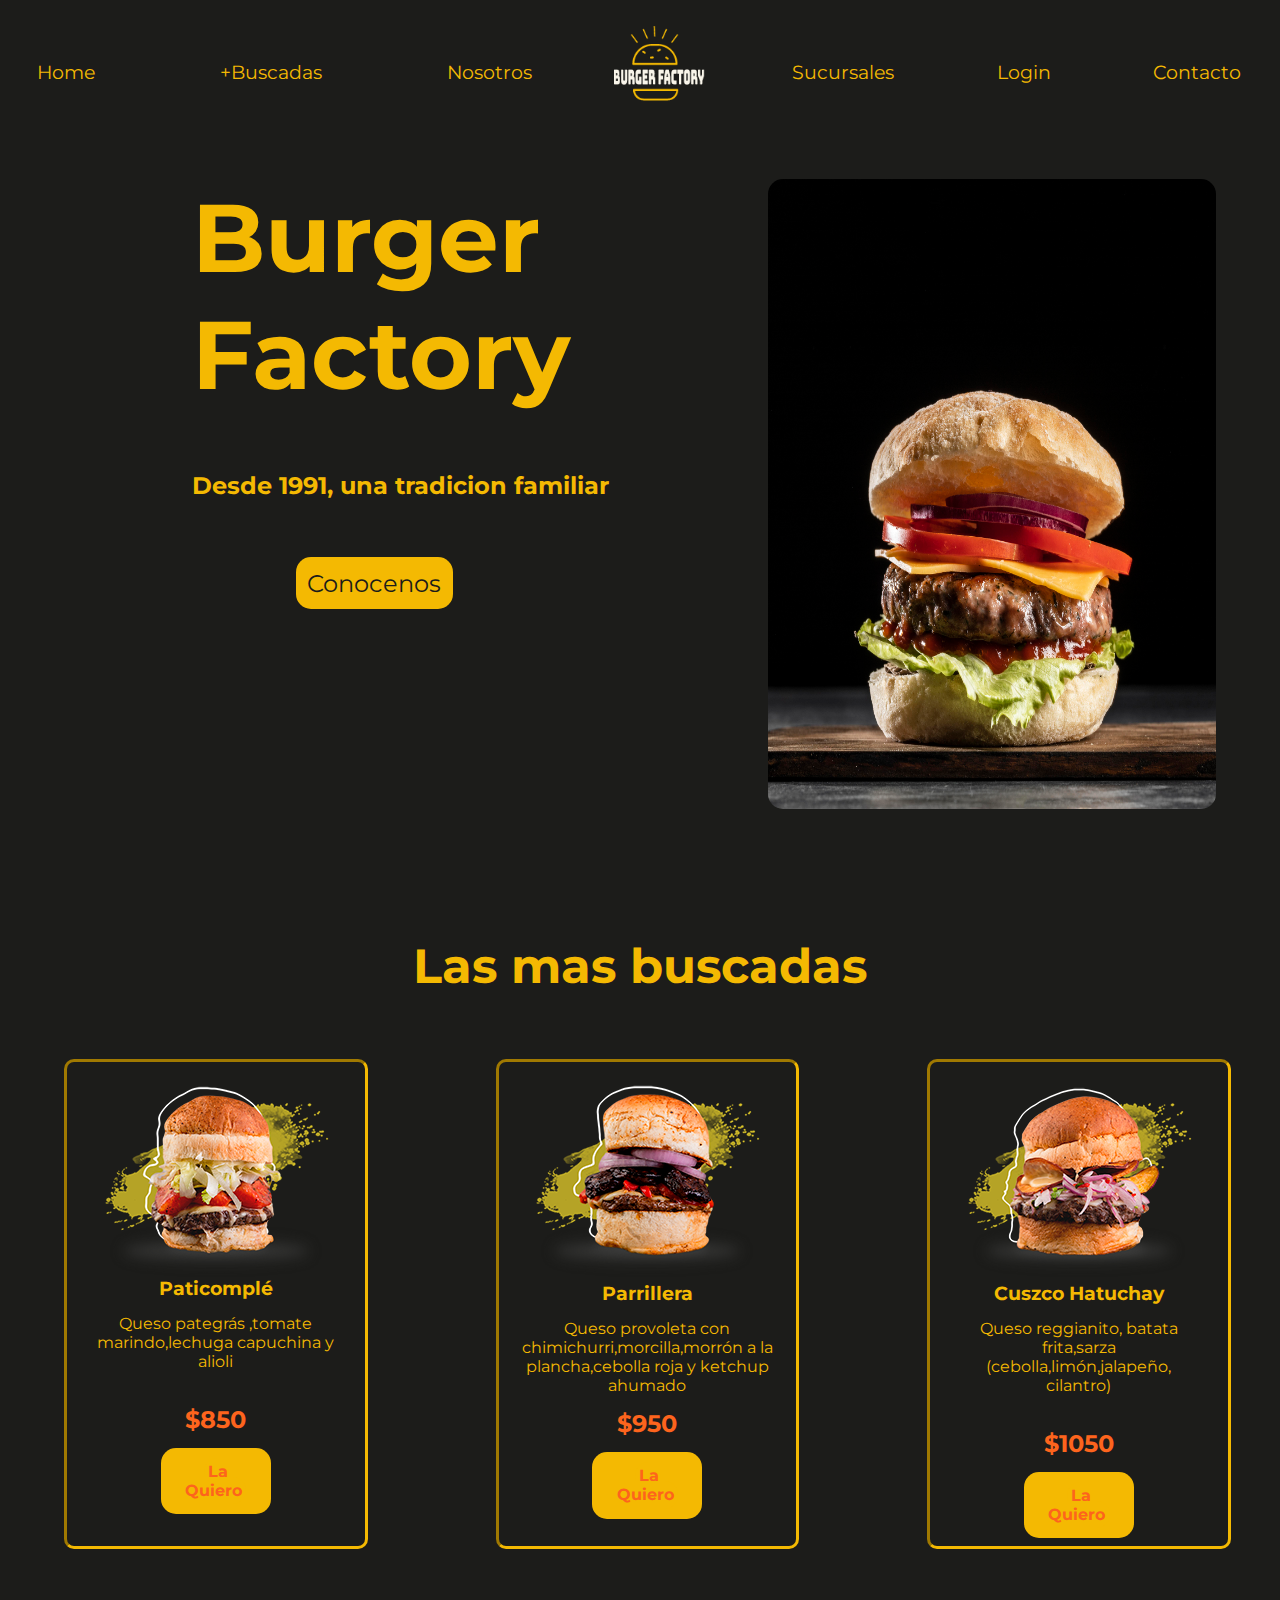
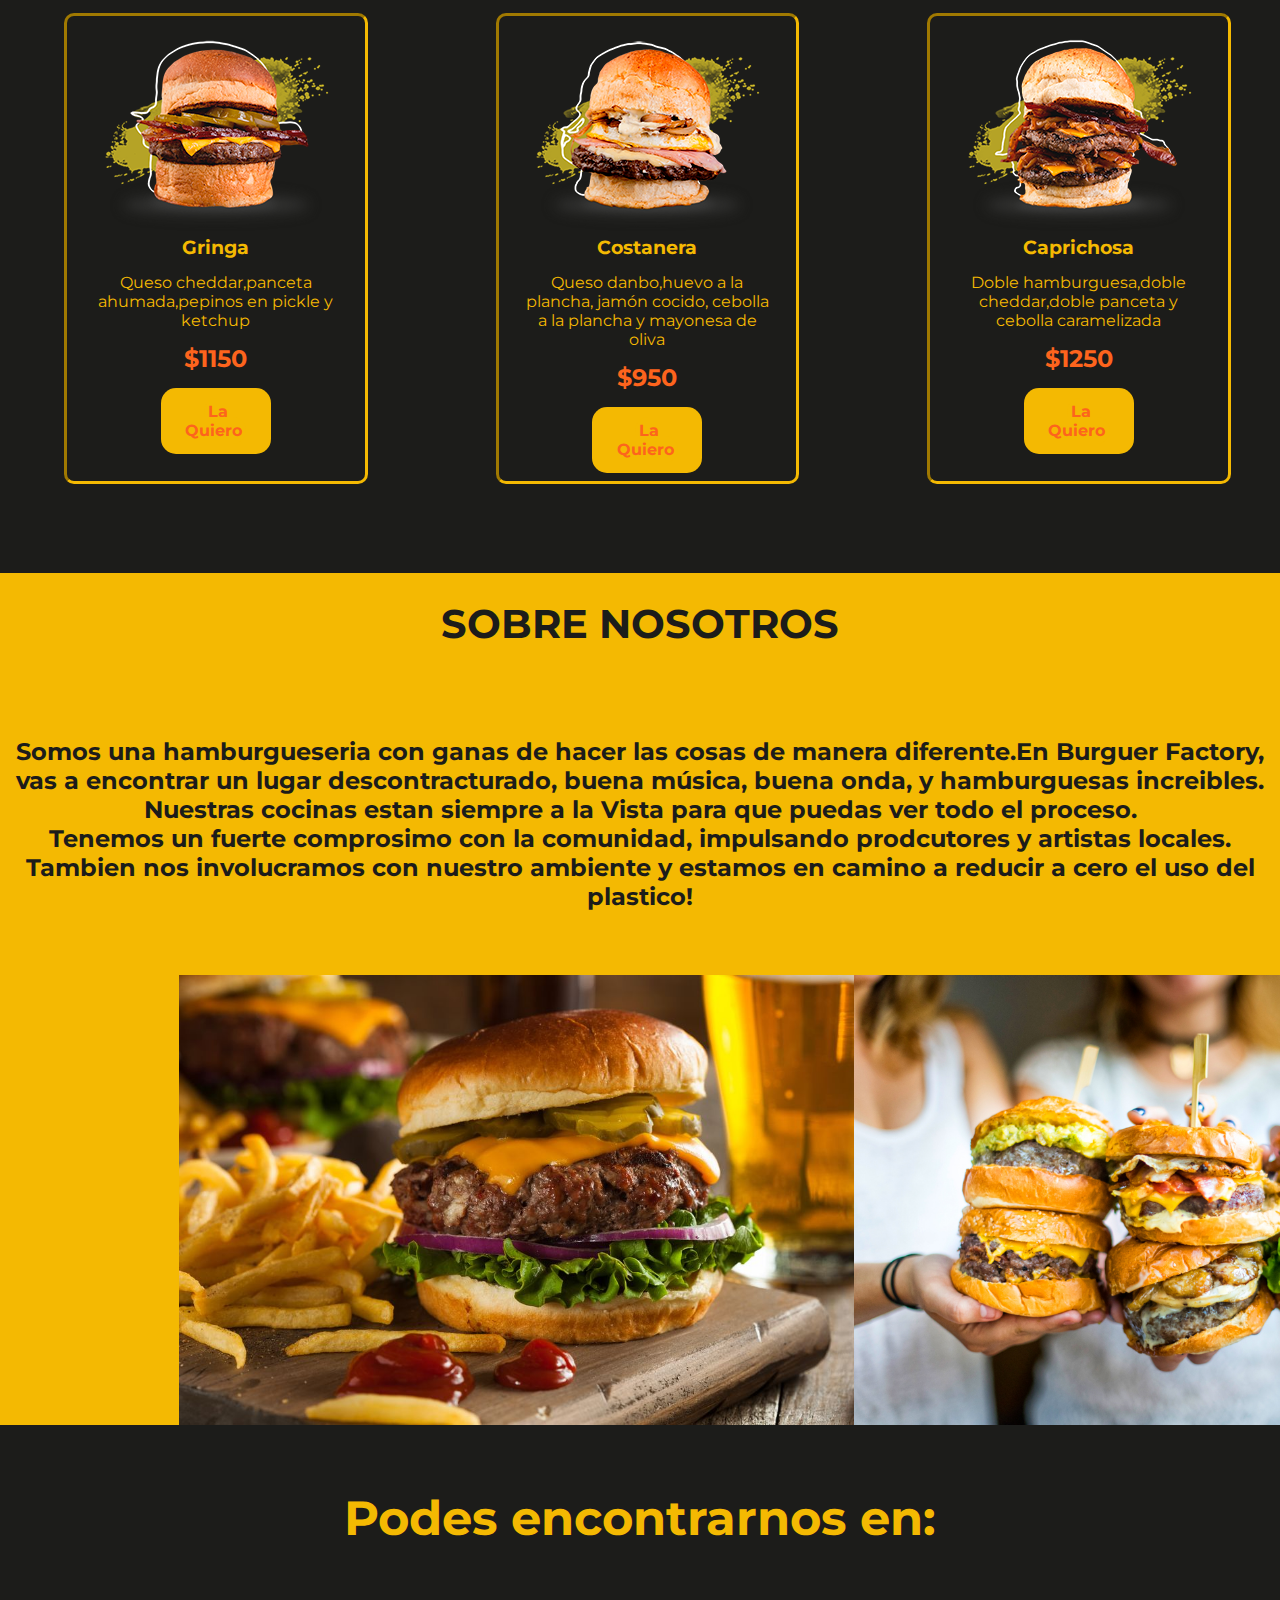
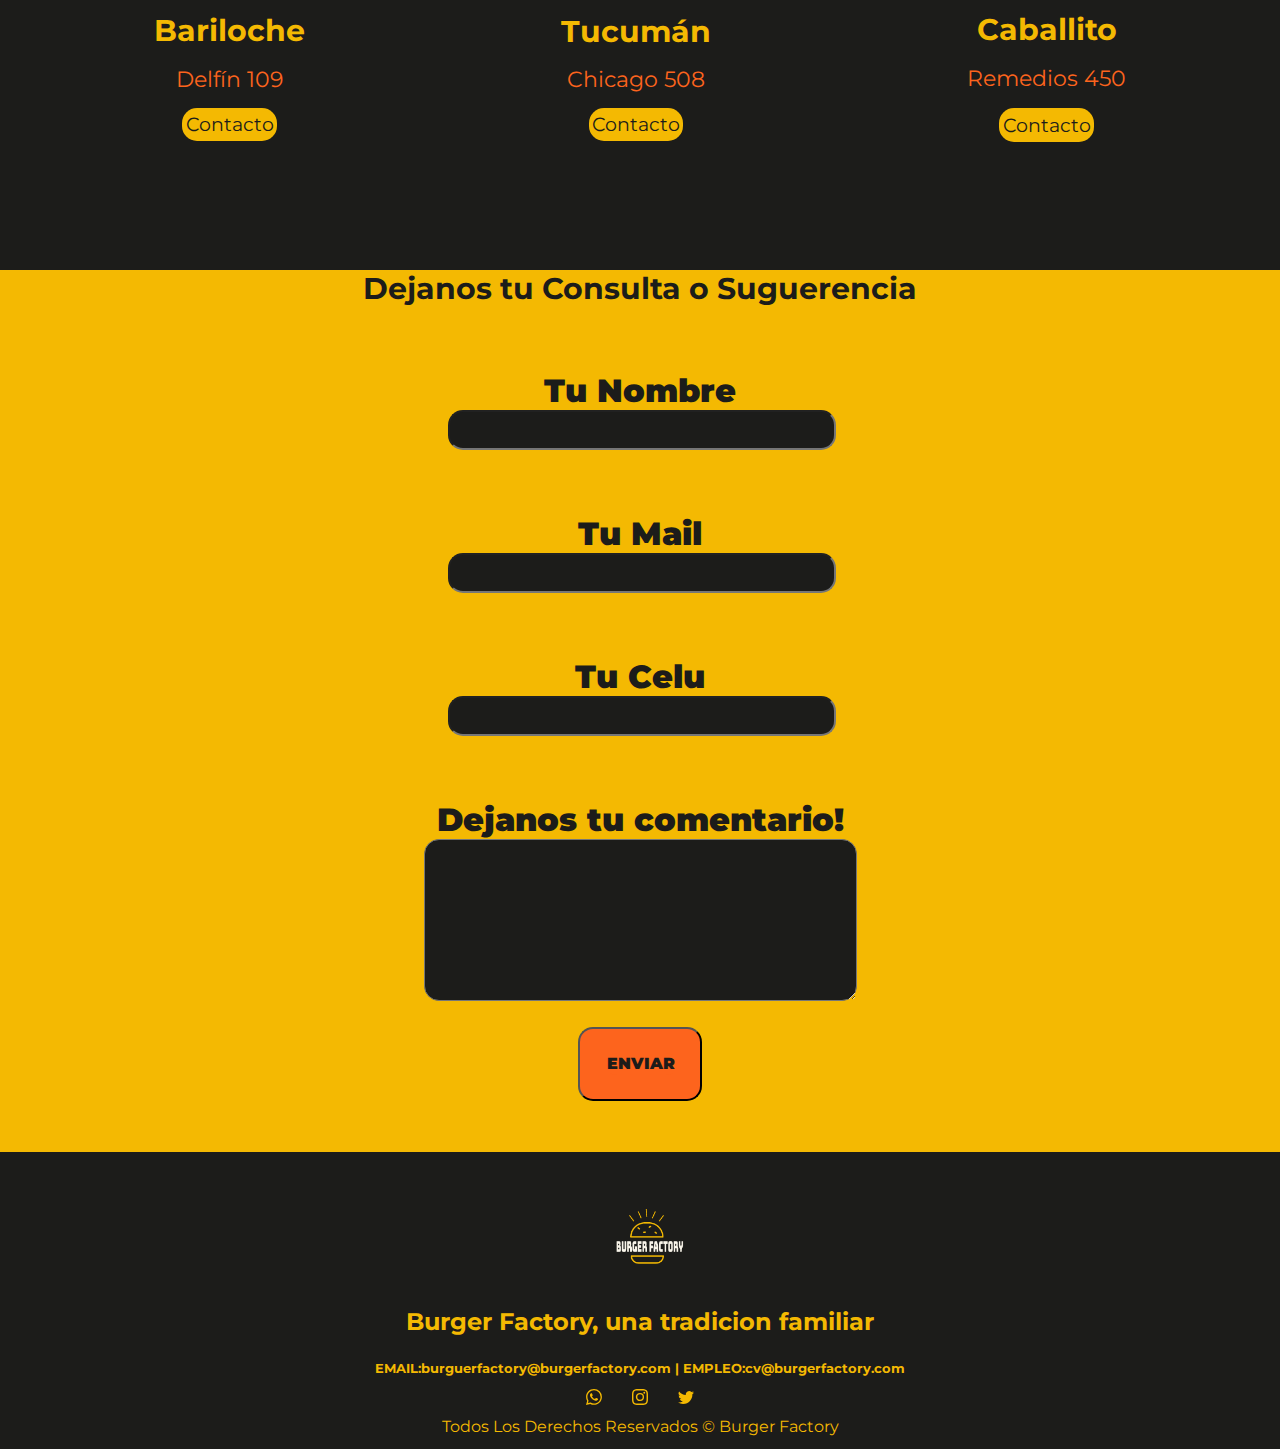
<file: index.html>
<!DOCTYPE html>
<html lang="en">
<head>
    <meta charset="UTF-8">
    <meta http-equiv="X-UA-Compatible" content="IE=edge">
    <meta name="viewport" content="width=device-width, initial-scale=1.0">
    <link href="estilos.css" rel="stylesheet">
    
    <title>Burger Factory</title>
</head>
<body>
    <nav class="navbar">
      <label for="menu" class="nav-label">
        <svg xmlns="http://www.w3.org/2000/svg" class="menu-btn" width="35" height="35" fill="currentColor" viewBox="0 0 16 16">
          <path d="M3 9.5a1.5 1.5 0 1 1 0-3 1.5 1.5 0 0 1 0 3zm5 0a1.5 1.5 0 1 1 0-3 1.5 1.5 0 0 1 0 3zm5 0a1.5 1.5 0 1 1 0-3 1.5 1.5 0 0 1 0 3z"/>
        </svg>
        </label>
        <input type="checkbox" id="menu" class="nav-input">
     
        <ul class="lista-ul">
           <div class="lista-izq">
            <li class="lista"><a href="#">Home</a></li>
            <li class="lista"><a href="#+buscadas">+Buscadas</a></li>
            <li class="lista"><a href="#nosotros">Nosotros</a></li>
            <li class="lista listainput" ><a href="#sucursales">Sucursales</a></li>
            <li class="lista listainput"><a href="login.html">Login</a></li>
            <li class="lista listainput"><a href="#contacto"">Contacto</a></li>

           </div>
        </ul>
        <img src="Logo.png" alt="Logo" class="logo">
        <ul class="lista-ul">
          <div class="lista-derech">
            <li class="lista"><a href="#sucursales">Sucursales</a></li>
            <li class="lista"><a href="login.html">Login</a></li>
            <li class="lista"><a href="#contacto"">Contacto</a></li>
          </div>
        </ul>
    </nav>
    <div class="hero">
    <div class="titulo-portada">
      <h1 class="titulo-hero">Burger Factory</h1>
      <h2 class="subtitulo-hero">Desde 1991, una tradicion familiar</h2>
       <div class="button-hero1">
       <button class="button-hero">
          Conocenos
        </button>
      </div> 
     </div>
     <img src="Portada1.jpg" alt="Portada" class="img-portada">
    </div>
    <section class="section-masBuscadas">
      <a name="+buscadas"></a>
      <h2 class="titulo-section">Las mas buscadas</h2>
      <div class="mas-buscadas">
      <div class="card-masBuscadas">
        <div class="img-masBuscadas">
        <img class="paticomple" src="Paticomplé.png"> 
        </div>
       <h3 class="h3-masBuscadas">Paticomplé</h3>
       <p class="p-masBuscadas">Queso pategrás ,tomate marindo,lechuga capuchina y alioli</p>
       <div class="section-laquiero1">
       <div class="precio1">
        <p class="precio">$850</p>
        <div class="button-precio1">
          <button class="button-precio"><a href="#" class="button-precio" >La Quiero</a></button>
        </div>
      </div>
       </div>     
      </div>
     <div class="card-masBuscadas">
      <div class="img-masBuscadas">
          <a href="#"> <img class="parrillera" src="icon_parrillera.png"></a>
      </div>
       <h3 class="h3-masBuscadas">Parrillera</h3>
       <p class="p-masBuscadas">Queso provoleta con chimichurri,morcilla,morrón a la plancha,cebolla roja y ketchup ahumado</p>
       <div class="section-laquiero">
       <div class="precio1">
        <p class="precio">$950</p>
       </div>  
       <div class="button-precio1">
        <button class="button-precio"><a href="#" class="button-precio" >La Quiero</a></button>
      </div>
     </div>
      </div>
     <div class="card-masBuscadas">
      <div class="img-masBuscadas">
         <a href="#"><img class="cuzco" src="icon_cuzcoHatuchay.png"></a> 
      </div>
       <h3 class="h3-masBuscadas">Cuszco Hatuchay</h3>
       <p class="p-masBuscadas">Queso reggianito, batata frita,sarza (cebolla,limón,jalapeño, cilantro)</p>
       <div class="section-laquiero1">
       <div class="precio1">
        <p class="precio">$1050</p>
       </div> 
       <div class="button-precio1">
        <button class="button-precio"><a href="#" class="button-precio" >La Quiero</a></button>
      </div> 
    </div>
      </div>
     <div class="card-masBuscadas">
      <div class="img-masBuscadas">
         <a href="#"><img class="gringa" src="icon_gringa.png"></a>
      </div>
       <h3 class="h3-masBuscadas">Gringa</h3>
       <p class="p-masBuscadas">Queso cheddar,panceta ahumada,pepinos en pickle y ketchup</p>
       <div class="section-laquiero">
       <div class="precio1">
        <p class="precio">$1150</p>
       </div>  
       <div class="button-precio1">
        <button class="button-precio"><a href="#" class="button-precio" >La Quiero</a></button>
      </div>
    </div>
      </div>
      <div class="card-masBuscadas">
        <div class="img-masBuscadas">
            <a href="#"><img class="Costanera" src="icon_costanera.png"></a> 
        </div>
        <h3 class="h3-masBuscadas">Costanera</h3>
        <p class="p-masBuscadas">Queso danbo,huevo a la plancha, jamón cocido, cebolla a la plancha y mayonesa de oliva</p>
        <div class="section-laquiero">
        <div class="precio1">
          <p class="precio">$950</p>
         </div> 
         <div class="button-precio1">
          <button class="button-precio"><a href="#" class="button-precio" >La Quiero</a></button>
        </div> 
      </div>
      </div>
      <div class="card-masBuscadas">
        <div class="img-masBuscadas">
          <a href="#"> <img class="carpichosa" src="icon_caprichosa.png"> </a>
        </div>
        <h3 class="h3-masBuscadas">Caprichosa</h3>
        <p class="p-masBuscadas">Doble hamburguesa,doble cheddar,doble panceta y cebolla caramelizada</p>
        <div class="section-laquiero">
        <div class="precio1">
          <p class="precio">$1250</p>
         </div>  
         <div class="button-precio1">
          <button class="button-precio" ><a href="#" class="button-precio" >La Quiero</a> </button>
        </div>
      </div>
      </div>
      </div>

    </section>
    <section class="nosotros">
      <a name="nosotros"></a>
      <div class="texto-nosotros">
        <div class="conteiner-nosotros"></div>
           <h3 class="h3-nosotros">SOBRE NOSOTROS</h3>
         </div>
         <div class="conteiner-nosotros">
      <p class="p-nosotros">Somos una hamburgueseria con ganas de hacer las cosas de manera diferente.En Burguer Factory, vas a encontrar un lugar descontracturado, buena música, buena onda,
        y hamburguesas increibles.
        Nuestras cocinas estan siempre a la Vista para que puedas ver todo el proceso.
      </p>
      <p class="p-nosotros">Tenemos un fuerte comprosimo con la comunidad, impulsando prodcutores y artistas locales.
        Tambien nos involucramos con nuestro ambiente y estamos en camino a reducir a cero el uso del plastico!
      </p>
    </div>
    </div>
    <div class="img-nosotros">
      <img src="noostros.jpg" alt="Nosotros">
      <img src="nosotros2.jpg" alt="Nosotros">
    </div>
    </section>
    <section class="sucursales">
      
      <a name="sucursales"></a>
         <h2 class="h2-sucursales">Podes encontrarnos en:</h2>
         <a name="contacto"></a>
         <div class="conteiner-sucursales">
      <div class="conteiner-sucursales1">
         <h3 class="h3-sucursales">Bariloche</h3>
         <p class="p-sucursal">Delfín 109</p>
         <div class="conteiner-botonsucursales">
         <button class="button-sucursales"><a href="#" class="button-sucursales">Contacto</a></button>
        </div>
        </div>
      <div class="conteiner-sucursales1">
         <h3 class="h3-sucursales">Tucumán</h3>
         <p class="p-sucursal">Chicago 508</p>
         <div class="conteiner-botonsucursales">
         <button class="button-sucursales"><a href="#" class="button-sucursales">Contacto</a></button>
        </div>
        </div>
     <div class="conteiner-sucursales1">
      <h3 class="h3-sucursales">Caballito</h3>
      <p class="p-sucursal">Remedios 450</p>
      <div class="conteiner-botonsucursales">
       <button class="button-sucursales"><a href="#" class="button-sucursales">Contacto</a></button>
      </div>
   </div>
  </div>
    </section>

    <section class="contacto">
      <div class="conteiner-contacto">
        <a name="+buscadas"></a>
       
      <h2 class="h2-contacto">Dejanos tu Consulta o Suguerencia</h2>
    
      <div class="conteiner-login">
      <label>Tu Nombre</label>
      <div class="contacto-input">
         <input type="name" class="input-contacto">
        <label>Tu Mail</label>
    </div>
    <div class="contacto-input">
         <input type="email" class="input-contacto">
         <label>Tu Celu</label>
    </div>
    <div class="contacto-input">
        <input type="number" class="input-contacto">
        <label>Dejanos tu comentario!</label>
    </div>
    <div class="contacto-texarea">
      <textarea name="contacto-input" rows="10" cols="50"></textarea>
    </div>
          <div class="button-contacto1" >
            <div class="contacto-input"></div>
            <button class="button-contacto"><a href="#" class="button-contacto">ENVIAR</a></button>
          </div>
    </div>
    </div>
    </div>

    </section>
    <footer>
      <img src="Logo.png" class="logo-footer">
      <h2 class="h2-footer">Burger Factory, una tradicion familiar</h2>
      <h3 class="h3-footer">EMAIL:burguerfactory@burgerfactory.com | EMPLEO:cv@burgerfactory.com</h3>
      <div class="icons-footer">
      <svg xmlns="http://www.w3.org/2000/svg" width="16" height="16" fill="currentColor" class="bi bi-whatsapp" viewBox="0 0 16 16">
        <path d="M13.601 2.326A7.854 7.854 0 0 0 7.994 0C3.627 0 .068 3.558.064 7.926c0 1.399.366 2.76 1.057 3.965L0 16l4.204-1.102a7.933 7.933 0 0 0 3.79.965h.004c4.368 0 7.926-3.558 7.93-7.93A7.898 7.898 0 0 0 13.6 2.326zM7.994 14.521a6.573 6.573 0 0 1-3.356-.92l-.24-.144-2.494.654.666-2.433-.156-.251a6.56 6.56 0 0 1-1.007-3.505c0-3.626 2.957-6.584 6.591-6.584a6.56 6.56 0 0 1 4.66 1.931 6.557 6.557 0 0 1 1.928 4.66c-.004 3.639-2.961 6.592-6.592 6.592zm3.615-4.934c-.197-.099-1.17-.578-1.353-.646-.182-.065-.315-.099-.445.099-.133.197-.513.646-.627.775-.114.133-.232.148-.43.05-.197-.1-.836-.308-1.592-.985-.59-.525-.985-1.175-1.103-1.372-.114-.198-.011-.304.088-.403.087-.088.197-.232.296-.346.1-.114.133-.198.198-.33.065-.134.034-.248-.015-.347-.05-.099-.445-1.076-.612-1.47-.16-.389-.323-.335-.445-.34-.114-.007-.247-.007-.38-.007a.729.729 0 0 0-.529.247c-.182.198-.691.677-.691 1.654 0 .977.71 1.916.81 2.049.098.133 1.394 2.132 3.383 2.992.47.205.84.326 1.129.418.475.152.904.129 1.246.08.38-.058 1.171-.48 1.338-.943.164-.464.164-.86.114-.943-.049-.084-.182-.133-.38-.232z"/>
      </svg>
      <svg xmlns="http://www.w3.org/2000/svg" width="16" height="16" fill="currentColor" class="bi bi-instagram" viewBox="0 0 16 16">
        <path d="M8 0C5.829 0 5.556.01 4.703.048 3.85.088 3.269.222 2.76.42a3.917 3.917 0 0 0-1.417.923A3.927 3.927 0 0 0 .42 2.76C.222 3.268.087 3.85.048 4.7.01 5.555 0 5.827 0 8.001c0 2.172.01 2.444.048 3.297.04.852.174 1.433.372 1.942.205.526.478.972.923 1.417.444.445.89.719 1.416.923.51.198 1.09.333 1.942.372C5.555 15.99 5.827 16 8 16s2.444-.01 3.298-.048c.851-.04 1.434-.174 1.943-.372a3.916 3.916 0 0 0 1.416-.923c.445-.445.718-.891.923-1.417.197-.509.332-1.09.372-1.942C15.99 10.445 16 10.173 16 8s-.01-2.445-.048-3.299c-.04-.851-.175-1.433-.372-1.941a3.926 3.926 0 0 0-.923-1.417A3.911 3.911 0 0 0 13.24.42c-.51-.198-1.092-.333-1.943-.372C10.443.01 10.172 0 7.998 0h.003zm-.717 1.442h.718c2.136 0 2.389.007 3.232.046.78.035 1.204.166 1.486.275.373.145.64.319.92.599.28.28.453.546.598.92.11.281.24.705.275 1.485.039.843.047 1.096.047 3.231s-.008 2.389-.047 3.232c-.035.78-.166 1.203-.275 1.485a2.47 2.47 0 0 1-.599.919c-.28.28-.546.453-.92.598-.28.11-.704.24-1.485.276-.843.038-1.096.047-3.232.047s-2.39-.009-3.233-.047c-.78-.036-1.203-.166-1.485-.276a2.478 2.478 0 0 1-.92-.598 2.48 2.48 0 0 1-.6-.92c-.109-.281-.24-.705-.275-1.485-.038-.843-.046-1.096-.046-3.233 0-2.136.008-2.388.046-3.231.036-.78.166-1.204.276-1.486.145-.373.319-.64.599-.92.28-.28.546-.453.92-.598.282-.11.705-.24 1.485-.276.738-.034 1.024-.044 2.515-.045v.002zm4.988 1.328a.96.96 0 1 0 0 1.92.96.96 0 0 0 0-1.92zm-4.27 1.122a4.109 4.109 0 1 0 0 8.217 4.109 4.109 0 0 0 0-8.217zm0 1.441a2.667 2.667 0 1 1 0 5.334 2.667 2.667 0 0 1 0-5.334z"/>
      </svg>
      <svg xmlns="http://www.w3.org/2000/svg" width="16" height="16" fill="currentColor" class="bi bi-twitter" viewBox="0 0 16 16">
        <path d="M5.026 15c6.038 0 9.341-5.003 9.341-9.334 0-.14 0-.282-.006-.422A6.685 6.685 0 0 0 16 3.542a6.658 6.658 0 0 1-1.889.518 3.301 3.301 0 0 0 1.447-1.817 6.533 6.533 0 0 1-2.087.793A3.286 3.286 0 0 0 7.875 6.03a9.325 9.325 0 0 1-6.767-3.429 3.289 3.289 0 0 0 1.018 4.382A3.323 3.323 0 0 1 .64 6.575v.045a3.288 3.288 0 0 0 2.632 3.218 3.203 3.203 0 0 1-.865.115 3.23 3.23 0 0 1-.614-.057 3.283 3.283 0 0 0 3.067 2.277A6.588 6.588 0 0 1 .78 13.58a6.32 6.32 0 0 1-.78-.045A9.344 9.344 0 0 0 5.026 15z"/>
      </svg>
    </div>
      <p class="p-footer"> Todos Los Derechos Reservados © Burger Factory</p>
    </footer>
    
</body>

</html>
</file>
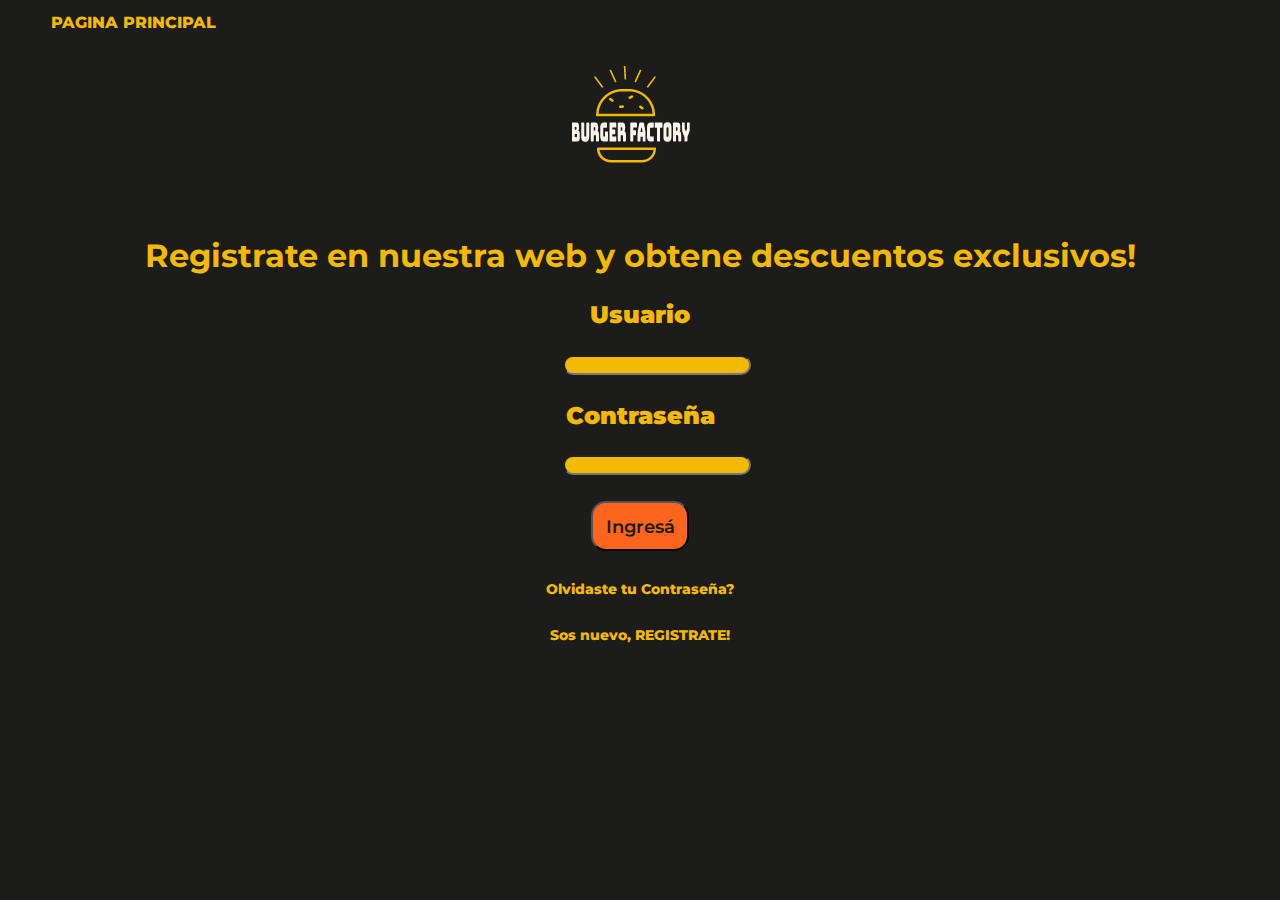
<file: login.html>
<!DOCTYPE html>
<html lang="en">
<head>
    <meta charset="UTF-8">
    <meta http-equiv="X-UA-Compatible" content="IE=edge">
    <meta name="viewport" content="width=device-width, initial-scale=1.0">
    <link rel="stylesheet" href="login.css">   
    <title>Document</title>
</head>
<body>
    <li class="volver-inicio"><a href="index.html" class="volver-inicio">PAGINA PRINCIPAL</a></li>
    <div class="logo-login1">
    <img src="Logo.png" class="logo-login">
    </div>
    <h1>Registrate en nuestra web y obtene descuentos exclusivos!</h1>
    <div class="label">
    <label>Usuario</label>
</div>
    
    <div class="input">
        <input type="name">
    </div> 
    <div class="label"> 
    <label>Contraseña</label>
</div>
    <div class="input">
    <input type="password">
    </div>
    <div class="button-login1">
    <button class="button-login">Ingresá</button>
    </div>
    <p class="p-login"><a href="#" class="p-login">Olvidaste tu Contraseña?</a></p>
    
    <p class="p-login"><a href="#" class="p-login">Sos nuevo, REGISTRATE! </a></p>


    
</body>
</html>
</file>
<file: estilos.css>
@import url('https://fonts.googleapis.com/css2?family=Dongle&family=Montserrat:wght@300;500&family=Nunito+Sans&family=PT+Sans:wght@700&display=swap');
* {
    padding: 0;
    margin: 0;
    background: #1c1c1a;
    color: #f4b902;
    font-family: 'Montserrat', sans-serif;
}
.navbar{
    text-align: center;
    background-color: #1c1c1a;
    display: flex;
}
.nav-label, .nav-input{
    background-color: #1c1c1a;
    display: none;
}
.listainput{
    display: none;
}
ul{
    /**display: flex;**/
    margin-top: 60px;
    margin-right: 0;
}
a{
    text-decoration: none;
    color: #f4b902;
    font-size: 120%;   
}

.lista-izq {
    display: flex;
    list-style: none;
    text-decoration: none;
    justify-content: start;
    gap: 60%;
    margin-left: 15%;
}
.lista-izq a:active{
    font-size: 150%;
    color: #fd641d;
}
.logo{
    display: flex;
    margin-left: 26%;
    width: 12%;
    height: 12%;
}
.lista-derech {
    display: flex;
    list-style: none;
    text-decoration: none;
    justify-content: space-between;
    gap: 60%;
    margin-left:25%;
    margin-right: 5%;
}
.lista-derech a:active{
    font-size: 150%;
    color: #fd641d;
}
.hero{
    width: 100%;
    height: 30%;
    display: flex;
    margin-top: 2%;
}
.img-portada{
    width: 35vw;
    height: 70vh;
    display: flex;
    border-radius: 15px;
    margin-right: 5%;  

}
.titulo-portada{
  margin-left: 15%;  
   
}
.titulo-hero{
    font-size: 6em;
    margin-bottom: 10%;
}
.button-hero {
    background: #f4b902;
    border-radius: 15px;
    margin-top: 10%;
    margin-left: 18%;
    padding: 2%;
    border: none; 
    color: #1c1c1a;
    font-size: 1.5rem;
    cursor: pointer;
}
.button-hero:hover{
    background-color: #fd641d;
    color: #f4b902;
    transition: all 0.3s ease;
}
   

.section-masBuscadas{
    margin-top: 10%;

}
.titulo-section{
    display: flex;
    justify-content: center;
    align-items: center;
    font-size: 3rem;
}
.mas-buscadas{
    margin-top: 5%;
    flex-wrap:wrap   ;
    display: flex;
    gap: 5%;
   
}
.card-masBuscadas{
    border: #f4b902;
    border-style: inset;
    border-radius: 10px;
    width: 22%;
    margin-bottom: 5%;
    margin-left: 5%;
    padding: 0.5rem;
   

}
.img-masBuscadas{
   display: flex;
   align-items: center;
   justify-content: center;
}

.h3-masBuscadas{
    display: flex;
    align-items: center;
    justify-content: center;
}
.p-masBuscadas{
    display: flex;
    align-items: center;
    justify-content: center;
    margin: 5%;
    text-align: center;
   

}
.precio {
    font-size: 1.5rem;
    font-weight: 700;
    color:#fd641d;
    display: flex;
    align-items: center;
    justify-content: center;
}
.precio1{
    display: block;
    align-items: center;
    justify-content: center;
}
.button-precio{
    background: #f4b902;
    border-radius: 15px;
    margin-top: 5%;
    padding: 5%;
    border: none; 
    color: #fd641d;
    font-size:1rem;
    font-weight: 700;
}
.button-precio a:hover{
    font-size: 1.5rem;
    transition: all 0.3s ease;
}
.button-precio1 {
    display: flex;
    justify-content: center;
    align-items: center;
    
}
.section-laquiero1{
    margin-top: 12%;
   }

.nosotros{
    background-color: #f4b902;
    color: #1c1c1a;
}
.texto-nosotros{
    background-color: #f4b902;

}

.h3-nosotros{
    display: flex;
    align-items: center;
    justify-content: center;
    margin-top: 2%;
    margin-bottom: 5%;
    font-size: 2.5rem;
    background-color: #f4b902;
    color: #1c1c1a;
    padding: 2%;
    
}
.p-nosotros{
    background-color: #f4b902;
    color: #1c1c1a;
    text-align: center;
    font-size: 1.5rem;
    font-weight: 700;
}
.img-nosotros{
    display: flex;
    width: 15vw;
    height: 50vh;
    margin-left: 14%;
    margin-top: 5%;
    
}
.sucursales{
    margin-top: 5%;
  
}
.h2-sucursales{
    display: flex;
    align-items: center;
    justify-content: center;
    font-size: 3rem;
}
.conteiner-sucursales{
    flex-wrap: wrap;
    display: flex;
    align-items: center;
    justify-content: center;
    gap: 20%;
    margin-top: 5%;
}
.h3-sucursales{
    display: flex;
    align-items: center;
    justify-content: center;
    font-size: 1.9rem;
    margin-bottom: 10%;
}
.p-sucursal{
    font-size: 1.4rem;
    display: flex;
    align-items: center;
    justify-content: center;
    color: #fd641d;
}
.conteiner-botonsucursales{
    display: flex;
    align-items: center;
    justify-content: center;
    margin-top: 10%;
}
.button-sucursales{
    background-color: #f4b902;
    color: #1c1c1a;
    font-size: 1.2rem;
    border-radius: 15px;
    border: none;
    padding: 2%;
    display: flex;
    align-items: center;
    justify-content: center;

}
.button-sucursales:hover{
    color: #fd641d;
    font-size: 1.5rem;
    transition: all 0.3s ease;

}
.contacto{
    background: #f4b902;
}
.conteiner-contacto{
    margin-top: 10%;
    background-color: #f4b902;
}

.h2-contacto{
    display: flex;
    align-items: center;
    justify-content: center;
    background-color: #f4b902;
    color: #1c1c1a;
    font-size: 1.9rem;
  
}
label{
    display: flex;
    align-items: center;
    justify-content: center;
    background-color: #f4b902;
    color: #1c1c1a;
    margin-top: 5%;
    font-size: 2rem;
    font-weight: 900;
}
.input-contacto{
   margin-left: 35%;
   width: 30%;
   height: 4vh;
   border-radius: 15px;
   
  
}
.contacto-input{
    background-color: #f4b902;
}
.contacto-texarea{
    display: flex;
    justify-content: center;
    align-items: center;
    background-color: #f4b902;
    

}
textarea{
    border-radius: 15px;
    margin-bottom: 2%;
   
}
.button-contacto1{
    display: flex;
    align-items: center;
    justify-content: center;
    background: #f4b902;
    
}
.button-contacto{
    text-align: center;
    color:#1c1c1a;
    background-color:#fd641d;
    border-radius: 15px;
    padding: 2%;
    font-weight: 900;
    margin-bottom: 4%;
}
.button-contacto a:hover{
    font-size:1.3rem;
    transition: all 0.3s ease;
}
footer{
  margin-top: 2%;
  padding: 1%;
}
.logo-footer{
  margin-left: 46%;
  width: 9%;
}
.h2-footer{
 display: flex;
 align-items: center;
 justify-content: center;
}
.h3-footer{
    display: flex;
    align-items: center;
    justify-content: center;
    margin-top: 2%;
    font-size: 0.8rem;
}
.icons-footer{
    display: flex;
    align-items: center;
    justify-content: center;
    margin-top: 1%;
    gap: 30px;
}
.p-footer{
    display: flex;
    align-items: center;
    justify-content: center;
    margin-top: 1%;
   
}

@media (min-width:1120px) and (max-width:1270px){

.logo{
    display:flex;
    align-items: center;
    justify-content: center;
    width: 10%;
    height: 10%;
    margin-left: 10%;
    margin-top: 1%;
}
.lista-izq{
    gap: 70px;
}
.lista-derech{
    display: flex;
    justify-content: space-between;
    gap: 70px;
}
.conteiner-nosotros{
    align-items: center;
    margin: 5%;
}

}
   
@media (min-width:992px) and (max-width:1119px)  {

    .logo{
        display:flex;
        align-items: center;
        justify-content: center;
        width: 9%;
        height: 9%;
        margin-left: 10%;
        margin-top: 1%;
        
    }
    .lista-izq{
        gap: 70px;
        font-size: 15px;
    }
    .lista-derech{
        gap: 70px;
        font-size: 15px;
        margin-left: 10%;
    }
 
}
@media (min-width:768px) and (max-width:991px){
    .menu-btn{
        margin-left: 10%;
    }
    .logo{
        display: flex;
       margin-left: 50px;
    }
    .nav-label{
        display: block;
        cursor: pointer;
        margin-left: 50%;
    }
   
    ul {
        display: none; 
    }

    .lista-izq a{   
     display: flex;
     justify-content: start;
     font-weight: 900;
     font-size: 25px;
     position: relative;
    }

    .listainput{
        display: block;
    }

    .listainput a{   
         display: flex;
         justify-content: start;
         font-weight: 900;
         font-size: 25px;
         gap: 15px;
        }

    li{
        margin-bottom: 5px;
    }

    input:checked + ul  {
        display: block;
    }
  
    .lista-izq  {
        flex-direction: column;
        margin-bottom: 30px;
    }
    
    .titulo-hero{
        font-size: 60px;
        margin-left: 5%;
    }

    .subtitulo-hero{
        font-size: 20px;
        margin-left: 5%;
    }

    .img-portada{
        width: 40%;
        height: 40%;
    }
      .titulo-section{
        font-size: 40px;
    }
    .section-masBuscadas{
        margin: 15px;
    }
    .card-masBuscadas{
        flex-wrap: wrap;
    
    }
    .p-masBuscadas{
       text-align: center;
       font-size: 11px; 
    }
    .paticomple, .parrillera, .cuzco, .gringa, .Costanera, .carpichosa {
        width: 100%;
        height:100%;
    }
    .conteiner-nosotros{
        margin: 20px;
      
    }
    .img-nosotros{
        width: 200px;
        height: 200px;
       
    }
}
@media (min-width:600px) and (max-width:767px){
    .menu-btn{
        margin-left: 10%;
    }
    .logo{
        display: flex;
       margin-left: 50px;
       width: 100px;
       height: 100px;
    }
    .nav-label{
        display: block;
        cursor: pointer;
        margin-left: 50%;
    }
   
    ul {
        display: none; 
    }

    .lista-izq a{   
     display: flex;
     justify-content: start;
     font-weight: 900;
     font-size: 25px;
     position: relative;
    }

    .listainput{
        display: block;
    }

    .listainput a{   
         display: flex;
         justify-content: start;
         font-weight: 900;
         font-size: 25px;
         gap: 15px;
        }

    li{
        margin-bottom: 5px;
    }

    input:checked + ul  {
        display: block;
    }
  
    .lista-izq  {
        flex-direction: column;
        margin-bottom: 30px;
    }
    .titulo-hero{
        font-size: 50px;
    }
    .subtitulo-hero{
        font-size: 20px;
    }
    .button-hero{
        margin-left: 20px;
        font-size: 20px;
        
    }
    .img-portada{
        height: 200px;
    }
    .titulo-section{
        font-size: 30px;
    }
    .paticomple, .parrillera, .cuzco, .gringa, .Costanera, .carpichosa {
        width: 100%;
        height:100%;
    }
    .h3-masBuscadas{
        text-align: center;
        font-size: 20px;
    }
     .p-masBuscadas{
        font-size: 9.5px;

    }
    .h3-nosotros{
        font-size: 30px;
    }
    .p-nosotros{
        font-size: 20px;
    }
    .img-nosotros{
        width:30vw;
        height: 30vh;
       
        margin-top: 10%;
    }
    .h2-sucursales{
        font-size: 25px;
    }
    .conteiner-sucursales1{
        width: 50%;
        margin-bottom: 15px;
    }
    .h3-sucursales{
        font-size: 20px;
        margin-bottom: 8px;
    }
    .p-sucursal{
        font-size: 18px;
     
    }
    .button-sucursales{
        font-size: 15px;  
    }
    .h2-contacto{
        font-size: 25px;
    }
    label{
        font-size: 22px;

    }
    .logo-footer{
        width: 85px;
        height: 85px;
    }
    .h2-footer{
        font-size: 20px;
    }
    .h3-footer{
        font-size: 10px;
    }
    .p-footer{
        font-size: 10px;

    }

}

@media (min-width:320px) and (max-width:599px){
    .menu-btn{
        margin-right: 10%;
    }
    .navbar{
        margin-bottom: 20%;
    }
    .logo{
        display: flex;
       margin-left: 30px;
       width: 100px;
       height: 100px;
       position: absolute;
       margin-bottom: 50%;
       
    }
    .nav-label{
        display: block;
        cursor: pointer;
        margin-left: 50%;
    }
   
    ul {
        display: none; 
    }

    .lista-izq a{   
     display: flex;
     justify-content: start;
     font-weight: 900;
     font-size: 15px;
     position: relative;
    }

    .listainput{
        display: block;
    }

    .listainput a{   
         display: flex;
         justify-content: start;
         font-weight: 900;
         font-size: 15px;
         gap: 15px;
        }

    li{
        margin-bottom: 5px;
    }

    input:checked + ul  {
        display: block;
    }
  
    .lista-izq  {
        flex-direction: column;
        margin-bottom: 30px;
    }

    .titulo-hero{
        font-size: 2em;
    }
    .subtitulo-hero{
        font-size: 1em;
        margin-right: 2%;
    }
    .button-hero{
        margin-left: 20px;
        font-size: 15px;
        
    }
    .img-portada{
        height: 30vh;
        width: 30vw;
    }
    .titulo-section{
        font-size: 2em;
        margin-right: 0.2em;
    }
    .card-masBuscadas{
        padding: 8%;
    }
    .paticomple, .parrillera, .cuzco, .gringa, .Costanera, .carpichosa {
        width: 100%;
        height:100%;
    }
    .h3-masBuscadas{
        text-align: center;
        font-size:80%;
        padding: 5%;
    }
     .p-masBuscadas{
        font-size: 45%;
        display: flex;
        justify-content: center;

    }
    .precio{
        font-size: 1.2em;
    }
    .button-precio{
        font-size: 0.9em;
    }
   
    .h3-nosotros{
        font-size: 100%;
    }
    .p-nosotros{
        font-size: 80%;
    }
    .img-nosotros{
        flex-direction: row;
        width: 50%;
        height: 5%;
        margin-left: 25% ;
        margin-top: 10%;
        display:none;
    }
    .h2-sucursales{
        font-size: 100%;
    }
    .conteiner-sucursales1{
        width: 25%;
        margin-bottom: 15px;
    }
    .h3-sucursales{
        font-size: 80%;
        margin-bottom: 8px;
    }
    .p-sucursal{
        font-size: 70%;
        text-align: center;
    }
    .button-sucursales{
        font-size:90%;  
    }
    .h2-contacto{
        font-size: 100%;
    }
    label{
        font-size: 80%;

    }
    textarea{
        margin-left:10%;
        margin-right: 10%;
    }
    .button-contacto{
        font-size: 90%;
    }
    
    .logo-footer{
        width: 85px;
        height: 85px;
        display: flex;
        align-items: center;
        justify-content: center;
    }
    .h2-footer{
        font-size: 85%;
    }
    .h3-footer{
        font-size: 50%;
        margin-bottom: 2%;
    }
    .p-footer{
        font-size: 10px;

    }
}
</file>
<file: login.css>
@import url('https://fonts.googleapis.com/css2?family=Dongle&family=Montserrat:wght@300;500&family=Nunito+Sans&family=PT+Sans:wght@700&display=swap');
*{
    padding: 0;
    margin: 0;
   background-color: #1c1c1a;
   font-family: 'Montserrat', sans-serif;

}
.volver-inicio{
    list-style: none;
    text-decoration: none;
    color: #f4b902;
    font-size: 1rem;
    margin-top: 1%;
    margin-left: 2%;
    font-weight: 800;
}
.volver-inicio:hover{
    font-size: 1.1rem;
    color:#fd641d;
}
.logo-login{
  margin-left: 41%;

}
h1{
    display: flex;
    align-items: center;
    justify-content: center;
    color:#f4b902 ;
}
.conteiner-login{
    border: #f4b902;
}
label{
    display: flex;
    align-items: center;
    justify-content: center;
    margin-top: 2%;
    font-weight: 900;
    font-size: 1.5rem;
    color: #f4b902;
}
input{
    display: flex;
    align-items: center;
    justify-content: center;
    margin-left: 44%;
    margin-top: 2%;
    border-radius: 15px;
    background-color: #f4b902;
    color: #1c1c1a;
}
.button-login1{
    display: flex;
    align-items: center;
    justify-content: center;
    margin-top: 2%;
}
.button-login{
    background: #fd641d;
    color: #1c1c1a;
    font-size: 1.1rem;
    font-weight: 600;
    border-radius: 15px;
    padding: 1%;
    text-decoration: none;
}
.button-login:hover{
    background-color: #f4b902;
    color: #fd641d;
    cursor: pointer;
}
.p-login{
    text-decoration: none;
    color: #f4b902;
    font-size: 0.9rem;
    font-weight: 800;
    display: flex;
    align-items: center;
    justify-content: center;
    margin-top: 1.1%;
}
@media (min-width:320px) and (max-width: 600px){
    .logo-login1{
        width: 70%;
        display: flex;
       align-items: center;
       justify-content: center;
    }
    h1{
        font-size: 100%;
        margin: 5%;
    }
    .label{
        width: 100%;
        display: flex;
        align-items: center;
        justify-content: center;
        text-align: center;
        font-size: 0.9em;
        
    }
    .input{
        width: 70%;
        display: flex;
        justify-content: center;
        align-items: center;

    }
    .button-login{
        font-size: 100%;
    }
    .contacto-texarea{
        padding: 50%;
    }
}
@media (min-width:601px) and (max-width:1200px){
    .logo-login1{
        width: 70%;
        display: flex;
       align-items: center;
       justify-content: center;
    }
    h1{
        font-size: 130%;
        text-align: center;
        margin: 5%;
    }
    .label{
        width: 100%;
        display: flex;
        align-items: center;
        justify-content: center;
        text-align: center;
        font-size: 0.9em;
        
    }
    .input{
        width: 70%;
        display: flex;
        justify-content: center;
        align-items: center;

    }
    .button-login{
        font-size: 100%;
    }
    .contacto-texarea{
        padding: 50%;
    }

}
</file>
